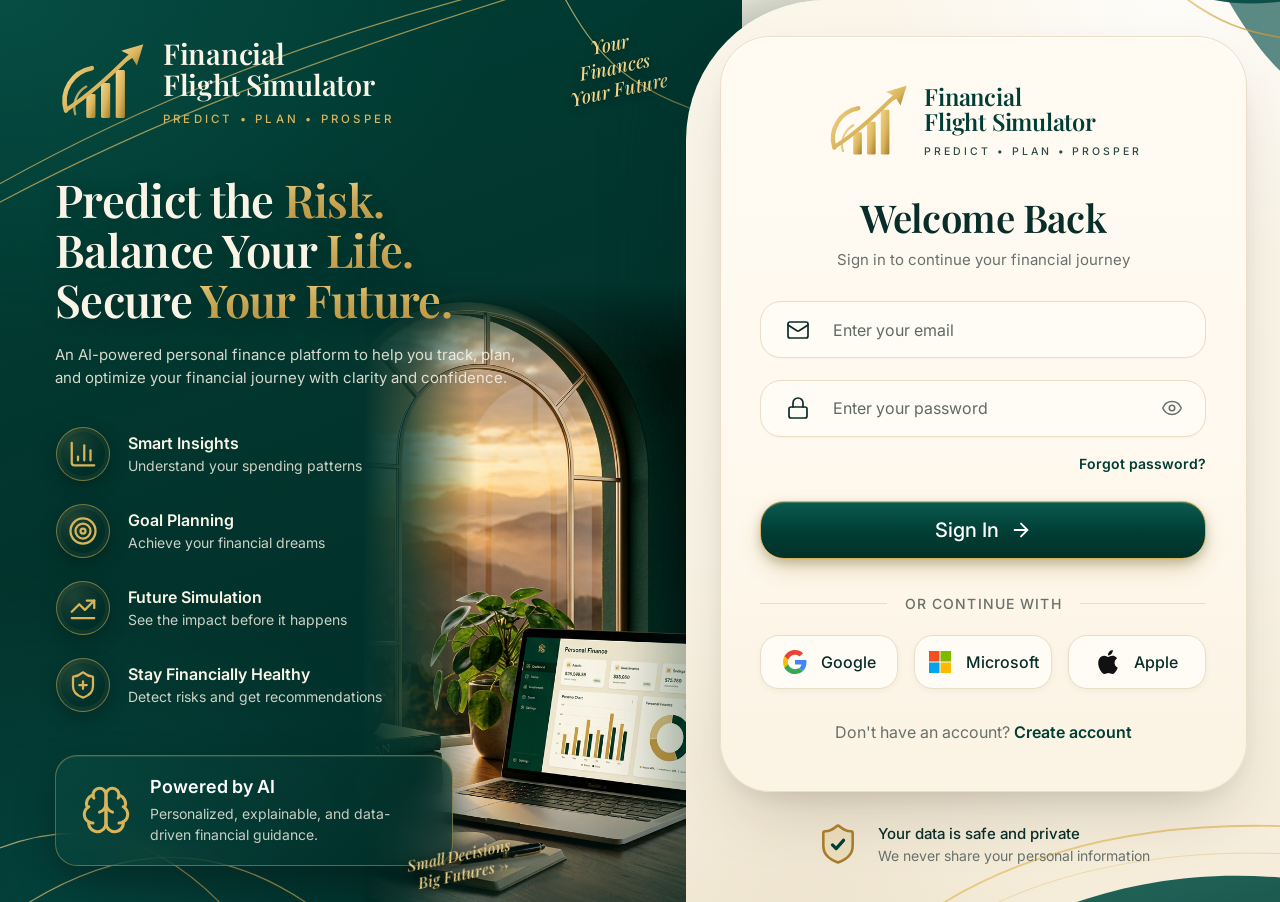
<file: login.html>
<!DOCTYPE html>
<html lang="en">
<head>
  <meta charset="UTF-8" />
  <meta name="viewport" content="width=device-width, initial-scale=1" />
  <meta name="theme-color" content="#003D34" />
  <title>Sign In — Financial Flight Simulator</title>
  <meta name="description" content="Sign in to Financial Flight Simulator, the AI-powered personal finance platform to predict risk, balance your life, and secure your future." />
  <link rel="preconnect" href="https://fonts.googleapis.com" />
  <link rel="preconnect" href="https://fonts.gstatic.com" crossorigin />
  <link href="https://fonts.googleapis.com/css2?family=Inter:wght@400;500;600;700&family=Playfair+Display:ital,wght@0,500;0,600;0,700;1,500&display=swap" rel="stylesheet" />
  <link rel="stylesheet" href="login.css" />
</head>
<body>
  <!-- Shared SVG definitions -->
  <svg class="svg-defs" aria-hidden="true" focusable="false">
    <defs>
      <linearGradient id="goldGrad" x1="0" y1="0" x2="1" y2="1">
        <stop offset="0" stop-color="#F3D58A" />
        <stop offset="0.55" stop-color="#D9B45B" />
        <stop offset="1" stop-color="#A77B2B" />
      </linearGradient>
      <linearGradient id="greenGrad" x1="0" y1="0" x2="1" y2="1">
        <stop offset="0" stop-color="#0B5A50" />
        <stop offset="1" stop-color="#003D34" />
      </linearGradient>
      <symbol id="logo-mark" viewBox="0 0 100 90">
        <path d="M12 76 A36 36 0 0 1 40 30" fill="none" stroke="url(#goldGrad)" stroke-width="5" stroke-linecap="round" />
        <path d="M22 80 A26 26 0 0 1 34 50" fill="none" stroke="url(#goldGrad)" stroke-width="2.5" stroke-linecap="round" opacity="0.8" />
        <rect x="34" y="58" width="10" height="26" rx="1.5" class="logo-bar" />
        <rect x="50" y="46" width="10" height="38" rx="1.5" class="logo-bar" />
        <rect x="66" y="32" width="10" height="52" rx="1.5" class="logo-bar" />
        <path d="M14 74 C 36 60, 56 42, 80 18" fill="none" stroke="url(#goldGrad)" stroke-width="4.5" stroke-linecap="round" />
        <path d="M96 4 L72 11 L80 15 L76 24 L84 19 L89 27 Z" fill="url(#goldGrad)" />
      </symbol>
    </defs>
  </svg>

  <div class="page">
    <!-- ============ LEFT: PROMOTIONAL PANEL ============ -->
    <section class="promo" aria-labelledby="promo-heading">
      <svg class="promo-curves" viewBox="0 0 900 1024" preserveAspectRatio="none" aria-hidden="true">
        <path d="M-40 230 C 160 120, 380 40, 640 -20" />
        <path d="M-40 250 C 170 140, 400 60, 680 -20" opacity="0.5" />
        <path d="M-20 1060 C 120 960, 260 930, 420 1060" />
        <path d="M-40 980 C 60 930, 180 920, 300 1060" opacity="0.5" />
        <path d="M680 -10 C 720 60, 760 110, 900 140" opacity="0.6" />
      </svg>

      <div class="promo-art" aria-hidden="true">
        <img src="assets/workspace.png" alt="" width="928" height="1152" />
      </div>

      <p class="promo-script promo-script--top" aria-hidden="true">Your<br />Finances<br />Your Future</p>
      <p class="promo-script promo-script--bottom" aria-hidden="true">Small Decisions<br />Big Futures &rarr;</p>

      <div class="promo-content">
        <header class="brand">
          <svg class="brand-mark" aria-hidden="true"><use href="#logo-mark" /></svg>
          <div class="brand-text">
            <span class="brand-name">Financial<br />Flight Simulator</span>
            <span class="brand-tagline">Predict &bull; Plan &bull; Prosper</span>
          </div>
        </header>

        <h1 id="promo-heading" class="headline">
          <span>Predict the <em>Risk.</em></span>
          <span>Balance Your <em>Life.</em></span>
          <span>Secure <em>Your Future.</em></span>
        </h1>

        <p class="lede">An AI-powered personal finance platform to help you track, plan, and optimize your financial journey with clarity and confidence.</p>

        <ul class="features">
          <li>
            <button type="button" class="feature" data-feature="insights" aria-haspopup="dialog">
            <span class="feature-icon" aria-hidden="true">
              <svg viewBox="0 0 24 24"><path d="M3 3v16a2 2 0 0 0 2 2h16" /><path d="M18 17V9" /><path d="M13 17V5" /><path d="M8 17v-3" /></svg>
            </span>
            <span class="feature-text">
              <strong>Smart Insights</strong>
              <span>Understand your spending patterns</span>
            </span>
              <svg class="feature-chevron" viewBox="0 0 24 24" aria-hidden="true"><path d="m9 18 6-6-6-6" /></svg>
            </button>
          </li>
          <li>
            <button type="button" class="feature" data-feature="goals" aria-haspopup="dialog">
            <span class="feature-icon" aria-hidden="true">
              <svg viewBox="0 0 24 24"><circle cx="12" cy="12" r="10" /><circle cx="12" cy="12" r="6" /><circle cx="12" cy="12" r="2" /></svg>
            </span>
            <span class="feature-text">
              <strong>Goal Planning</strong>
              <span>Achieve your financial dreams</span>
            </span>
              <svg class="feature-chevron" viewBox="0 0 24 24" aria-hidden="true"><path d="m9 18 6-6-6-6" /></svg>
            </button>
          </li>
          <li>
            <button type="button" class="feature" data-feature="simulation" aria-haspopup="dialog">
            <span class="feature-icon" aria-hidden="true">
              <svg viewBox="0 0 24 24"><path d="M3 20h18" /><polyline points="21 6 13.5 13.5 9 9 3 15" /><polyline points="15 6 21 6 21 12" /></svg>
            </span>
            <span class="feature-text">
              <strong>Future Simulation</strong>
              <span>See the impact before it happens</span>
            </span>
              <svg class="feature-chevron" viewBox="0 0 24 24" aria-hidden="true"><path d="m9 18 6-6-6-6" /></svg>
            </button>
          </li>
          <li>
            <button type="button" class="feature" data-feature="health" aria-haspopup="dialog">
            <span class="feature-icon" aria-hidden="true">
              <svg viewBox="0 0 24 24"><path d="M20 13c0 5-3.5 7.5-7.66 8.95a1 1 0 0 1-.67-.01C7.5 20.5 4 18 4 13V6a1 1 0 0 1 1-1c2 0 4.5-1.2 6.24-2.72a1.17 1.17 0 0 1 1.52 0C14.51 3.81 17 5 19 5a1 1 0 0 1 1 1z" /><path d="M9 12h6" /><path d="M12 9v6" /></svg>
            </span>
            <span class="feature-text">
              <strong>Stay Financially Healthy</strong>
              <span>Detect risks and get recommendations</span>
            </span>
              <svg class="feature-chevron" viewBox="0 0 24 24" aria-hidden="true"><path d="m9 18 6-6-6-6" /></svg>
            </button>
          </li>
        </ul>

        <aside class="ai-card">
          <span class="ai-icon" aria-hidden="true">
            <svg viewBox="0 0 24 24"><path d="M12 5a3 3 0 1 0-5.997.125 4 4 0 0 0-2.526 5.77 4 4 0 0 0 .556 6.588A4 4 0 1 0 12 18Z" /><path d="M12 5a3 3 0 1 1 5.997.125 4 4 0 0 1 2.526 5.77 4 4 0 0 1-.556 6.588A4 4 0 1 1 12 18Z" /><path d="M15 13a4.5 4.5 0 0 1-3-4 4.5 4.5 0 0 1-3 4" /><path d="M17.599 6.5a3 3 0 0 0 .399-1.375" /><path d="M6.003 5.125A3 3 0 0 0 6.401 6.5" /><path d="M3.477 10.896a4 4 0 0 1 .585-.396" /><path d="M19.938 10.5a4 4 0 0 1 .585.396" /><path d="M6 18a4 4 0 0 1-1.967-.516" /><path d="M19.967 17.484A4 4 0 0 1 18 18" /></svg>
          </span>
          <div>
            <h2>Powered by AI</h2>
            <p>Personalized, explainable, and data-driven financial guidance.</p>
          </div>
        </aside>
      </div>
    </section>

    <!-- ============ RIGHT: AUTH PANEL ============ -->
    <main class="auth">
      <svg class="auth-decor" viewBox="0 0 640 1024" preserveAspectRatio="xMidYMid slice" aria-hidden="true">
        <path class="leaf" d="M470 -20 C 540 30, 600 40, 680 20 L 680 -20 Z" />
        <path class="leaf leaf--light" d="M560 -20 C 600 60, 640 120, 700 140 L 700 -20 Z" />
        <path class="arc" d="M500 -10 C 560 50, 610 70, 700 70" />
        <path class="arc" d="M200 1060 C 300 960, 470 900, 700 920" />
        <path class="arc arc--soft" d="M240 1060 C 330 980, 490 930, 700 950" />
        <path class="leaf" d="M300 1060 C 400 990, 540 950, 700 980 L 700 1060 Z" />
      </svg>

      <div class="auth-inner">
        <div class="card">
          <div class="card-brand">
            <svg class="card-mark" aria-hidden="true"><use href="#logo-mark" /></svg>
            <div class="brand-text brand-text--dark">
              <span class="brand-name">Financial<br />Flight Simulator</span>
              <span class="brand-tagline">Predict &bull; Plan &bull; Prosper</span>
            </div>
          </div>

          <h2 class="card-title">Welcome Back</h2>
          <p class="card-subtitle">Sign in to continue your financial journey</p>

          <form id="login-form" class="form" novalidate>
            <div class="field">
              <label for="email" class="sr-only">Email address</label>
              <div class="input-wrap">
                <svg class="input-icon" viewBox="0 0 24 24" aria-hidden="true"><rect width="20" height="16" x="2" y="4" rx="2" /><path d="m22 7-8.97 5.7a1.94 1.94 0 0 1-2.06 0L2 7" /></svg>
                <input id="email" name="email" type="email" autocomplete="email" placeholder="Enter your email" required aria-describedby="email-error" />
              </div>
              <p class="field-error" id="email-error" role="alert"></p>
            </div>

            <div class="field">
              <label for="password" class="sr-only">Password</label>
              <div class="input-wrap">
                <svg class="input-icon" viewBox="0 0 24 24" aria-hidden="true"><rect width="18" height="11" x="3" y="11" rx="2" /><path d="M7 11V7a5 5 0 0 1 10 0v4" /></svg>
                <input id="password" name="password" type="password" autocomplete="current-password" placeholder="Enter your password" required minlength="8" aria-describedby="password-error" />
                <button type="button" class="toggle-password" aria-label="Show password" aria-pressed="false" aria-controls="password">
                  <svg class="icon-eye" viewBox="0 0 24 24" aria-hidden="true"><path d="M2.062 12.348a1 1 0 0 1 0-.696 10.75 10.75 0 0 1 19.876 0 1 1 0 0 1 0 .696 10.75 10.75 0 0 1-19.876 0" /><circle cx="12" cy="12" r="3" /></svg>
                  <svg class="icon-eye-off" viewBox="0 0 24 24" aria-hidden="true"><path d="M10.733 5.076a10.744 10.744 0 0 1 11.205 6.575 1 1 0 0 1 0 .696 10.747 10.747 0 0 1-1.444 2.49" /><path d="M14.084 14.158a3 3 0 0 1-4.242-4.242" /><path d="M17.479 17.499a10.75 10.75 0 0 1-15.417-5.151 1 1 0 0 1 0-.696 10.75 10.75 0 0 1 4.446-5.143" /><path d="m2 2 20 20" /></svg>
                </button>
              </div>
              <p class="field-error" id="password-error" role="alert"></p>
            </div>

            <div class="form-row">
              <button type="button" class="link-btn" data-open="forgot-dialog">Forgot password?</button>
            </div>

            <button type="submit" class="btn-primary" id="signin-btn">
              <span class="btn-label">Sign In</span>
              <svg class="btn-arrow" viewBox="0 0 24 24" aria-hidden="true"><path d="M5 12h14" /><path d="m12 5 7 7-7 7" /></svg>
              <span class="spinner" aria-hidden="true"></span>
            </button>

            <p class="form-status" id="form-status" role="status" aria-live="polite"></p>
          </form>

          <div class="divider" role="separator"><span>Or continue with</span></div>

          <div class="social">
            <button type="button" class="social-btn" data-provider="Google">
              <svg viewBox="0 0 48 48" aria-hidden="true"><path fill="#EA4335" d="M24 9.5c3.54 0 6.71 1.22 9.21 3.6l6.85-6.85C35.9 2.38 30.47 0 24 0 14.62 0 6.51 5.38 2.56 13.22l7.98 6.19C12.43 13.72 17.74 9.5 24 9.5z" /><path fill="#4285F4" d="M46.98 24.55c0-1.57-.15-3.09-.38-4.55H24v9.02h12.94c-.58 2.96-2.26 5.48-4.78 7.18l7.73 6c4.51-4.18 7.09-10.36 7.09-17.65z" /><path fill="#FBBC05" d="M10.53 28.59c-.48-1.45-.76-2.99-.76-4.59s.27-3.14.76-4.59l-7.98-6.19C.92 16.46 0 20.12 0 24c0 3.88.92 7.54 2.56 10.78l7.97-6.19z" /><path fill="#34A853" d="M24 48c6.48 0 11.93-2.13 15.89-5.81l-7.73-6c-2.15 1.45-4.92 2.3-8.16 2.3-6.26 0-11.57-4.22-13.47-9.91l-7.98 6.19C6.51 42.62 14.62 48 24 48z" /></svg>
              <span>Google</span>
            </button>
            <button type="button" class="social-btn" data-provider="Microsoft">
              <svg viewBox="0 0 24 24" aria-hidden="true"><rect x="1" y="1" width="10.5" height="10.5" fill="#F25022" /><rect x="12.5" y="1" width="10.5" height="10.5" fill="#7FBA00" /><rect x="1" y="12.5" width="10.5" height="10.5" fill="#00A4EF" /><rect x="12.5" y="12.5" width="10.5" height="10.5" fill="#FFB900" /></svg>
              <span>Microsoft</span>
            </button>
            <button type="button" class="social-btn" data-provider="Apple">
              <svg viewBox="0 0 24 24" aria-hidden="true"><path fill="#111" d="M12.152 6.896c-.948 0-2.415-1.078-3.96-1.04-2.04.027-3.91 1.183-4.961 3.014-2.117 3.675-.546 9.103 1.519 12.09 1.013 1.454 2.208 3.09 3.792 3.039 1.52-.065 2.09-.987 3.935-.987 1.831 0 2.35.987 3.96.948 1.637-.026 2.676-1.48 3.676-2.948 1.156-1.688 1.636-3.325 1.662-3.415-.039-.013-3.182-1.221-3.22-4.857-.026-3.04 2.48-4.494 2.597-4.559-1.429-2.09-3.623-2.324-4.39-2.376-2-.156-3.675 1.09-4.61 1.09zM15.53 3.83c.843-1.012 1.4-2.427 1.245-3.83-1.207.052-2.662.805-3.532 1.818-.78.896-1.454 2.338-1.273 3.714 1.338.104 2.715-.688 3.559-1.701" /></svg>
              <span>Apple</span>
            </button>
          </div>

          <p class="signup">Don&apos;t have an account? <button type="button" class="link-btn link-btn--strong" data-open="register-dialog">Create account</button></p>
        </div>

        <div class="privacy">
          <svg class="privacy-icon" viewBox="0 0 24 24" aria-hidden="true">
            <path class="privacy-shield" d="M20 13c0 5-3.5 7.5-7.66 8.95a1 1 0 0 1-.67-.01C7.5 20.5 4 18 4 13V6a1 1 0 0 1 1-1c2 0 4.5-1.2 6.24-2.72a1.17 1.17 0 0 1 1.52 0C14.51 3.81 17 5 19 5a1 1 0 0 1 1 1z" />
            <path class="privacy-check" d="M9 12.5l2 2 4-4.5" />
          </svg>
          <div>
            <p class="privacy-title">Your data is safe and private</p>
            <p class="privacy-text">We never share your personal information</p>
          </div>
        </div>
      </div>
    </main>
  </div>

  <!-- ============ DIALOGS ============ -->
  <dialog class="modal" id="forgot-dialog" aria-labelledby="forgot-title">
    <form class="modal-body" id="forgot-form" novalidate>
      <button type="button" class="modal-close" data-close aria-label="Close dialog">
        <svg viewBox="0 0 24 24" aria-hidden="true"><path d="M18 6 6 18" /><path d="m6 6 12 12" /></svg>
      </button>
      <h2 id="forgot-title" class="modal-title">Reset your password</h2>
      <p class="modal-text">Enter the email associated with your account and we&apos;ll send you a reset link.</p>
      <div class="field">
        <label for="forgot-email" class="modal-label">Email address</label>
        <div class="input-wrap">
          <svg class="input-icon" viewBox="0 0 24 24" aria-hidden="true"><rect width="20" height="16" x="2" y="4" rx="2" /><path d="m22 7-8.97 5.7a1.94 1.94 0 0 1-2.06 0L2 7" /></svg>
          <input id="forgot-email" type="email" autocomplete="email" placeholder="you@example.com" required aria-describedby="forgot-error" />
        </div>
        <p class="field-error" id="forgot-error" role="alert"></p>
      </div>
      <button type="submit" class="btn-primary btn-primary--sm">Send reset link</button>
      <p class="modal-note" role="status" aria-live="polite"></p>
    </form>
  </dialog>

  <dialog class="modal" id="register-dialog" aria-labelledby="register-title">
    <form class="modal-body" id="register-form" novalidate>
      <button type="button" class="modal-close" data-close aria-label="Close dialog">
        <svg viewBox="0 0 24 24" aria-hidden="true"><path d="M18 6 6 18" /><path d="m6 6 12 12" /></svg>
      </button>
      <h2 id="register-title" class="modal-title">Create your account</h2>
      <p class="modal-text">Start simulating your financial future in minutes.</p>
      <div class="field">
        <label for="reg-name" class="modal-label">Full name</label>
        <div class="input-wrap">
          <svg class="input-icon" viewBox="0 0 24 24" aria-hidden="true"><path d="M19 21v-2a4 4 0 0 0-4-4H9a4 4 0 0 0-4 4v2" /><circle cx="12" cy="7" r="4" /></svg>
          <input id="reg-name" type="text" autocomplete="name" placeholder="Your full name" required aria-describedby="reg-name-error" />
        </div>
        <p class="field-error" id="reg-name-error" role="alert"></p>
      </div>
      <div class="field">
        <label for="reg-email" class="modal-label">Email address</label>
        <div class="input-wrap">
          <svg class="input-icon" viewBox="0 0 24 24" aria-hidden="true"><rect width="20" height="16" x="2" y="4" rx="2" /><path d="m22 7-8.97 5.7a1.94 1.94 0 0 1-2.06 0L2 7" /></svg>
          <input id="reg-email" type="email" autocomplete="email" placeholder="you@example.com" required aria-describedby="reg-email-error" />
        </div>
        <p class="field-error" id="reg-email-error" role="alert"></p>
      </div>
      <div class="field">
        <label for="reg-password" class="modal-label">Password</label>
        <div class="input-wrap">
          <svg class="input-icon" viewBox="0 0 24 24" aria-hidden="true"><rect width="18" height="11" x="3" y="11" rx="2" /><path d="M7 11V7a5 5 0 0 1 10 0v4" /></svg>
          <input id="reg-password" type="password" autocomplete="new-password" placeholder="At least 8 characters" required minlength="8" aria-describedby="reg-password-error" />
        </div>
        <p class="field-error" id="reg-password-error" role="alert"></p>
      </div>
      <button type="submit" class="btn-primary btn-primary--sm">Create account</button>
      <p class="modal-note" role="status" aria-live="polite"></p>
    </form>
  </dialog>

  <dialog class="modal" id="social-dialog" aria-labelledby="social-title">
    <div class="modal-body">
      <button type="button" class="modal-close" data-close aria-label="Close dialog">
        <svg viewBox="0 0 24 24" aria-hidden="true"><path d="M18 6 6 18" /><path d="m6 6 12 12" /></svg>
      </button>
      <h2 id="social-title" class="modal-title">Continue with <span data-provider-name>Google</span></h2>
      <p class="modal-text"><span data-provider-name>Google</span> sign-in isn&apos;t connected yet. Once an OAuth provider is configured on the server, this button will redirect you to <span data-provider-name>Google</span> to authorize your account.</p>
      <button type="button" class="btn-primary btn-primary--sm" data-close>Got it</button>
    </div>
  </dialog>

  <dialog class="modal modal--feature" id="feature-dialog" aria-labelledby="feature-title">
    <div class="modal-body">
      <button type="button" class="modal-close" data-close aria-label="Close dialog">
        <svg viewBox="0 0 24 24" aria-hidden="true"><path d="M18 6 6 18" /><path d="m6 6 12 12" /></svg>
      </button>
      <p class="modal-eyebrow">Feature preview</p>
      <h2 id="feature-title" class="modal-title" data-feature-title>Smart Insights</h2>
      <p class="modal-text" data-feature-text></p>
      <div class="feature-stat">
        <span class="feature-stat-value" data-feature-stat></span>
        <span class="feature-stat-label" data-feature-stat-label></span>
      </div>
      <ul class="feature-points" data-feature-points></ul>
      <button type="button" class="btn-primary btn-primary--sm" data-close>Sign in to explore</button>
    </div>
  </dialog>

  <script src="login.js" defer></script>
</body>
</html>
</file>
<file: login.css>
/* =========================================================
   Financial Flight Simulator — Login
   ========================================================= */

:root {
  --deep-emerald: #003D34;
  --deep-teal: #064E49;
  --dark-green: #012B26;
  --warm-ivory: #FAF4E7;
  --cream: #FFF9EF;
  --champagne-gold: #D9B45B;
  --bright-gold: #F3D58A;
  --gold-dark: #A77B2B;
  --text-dark: #092D29;
  --text-muted: #68716B;
  --border-cream: #E9DFC9;
  --danger: #B3402F;

  --font-serif: "Playfair Display", Georgia, "Times New Roman", serif;
  --font-sans: "Inter", system-ui, -apple-system, "Segoe UI", Roboto, sans-serif;

  --ease: cubic-bezier(0.2, 0.7, 0.2, 1);
}

*,
*::before,
*::after {
  box-sizing: border-box;
}

html {
  -webkit-text-size-adjust: 100%;
}

body {
  margin: 0;
  font-family: var(--font-sans);
  color: var(--text-dark);
  background: var(--warm-ivory);
  -webkit-font-smoothing: antialiased;
  overflow-x: hidden;
}

img,
svg {
  display: block;
}

button,
input {
  font: inherit;
  color: inherit;
}

h1, h2, p, ul {
  margin: 0;
}

.sr-only {
  position: absolute;
  width: 1px;
  height: 1px;
  padding: 0;
  margin: -1px;
  overflow: hidden;
  clip: rect(0, 0, 0, 0);
  white-space: nowrap;
  border: 0;
}

.svg-defs {
  position: absolute;
  width: 0;
  height: 0;
  overflow: hidden;
}

.logo-bar {
  fill: url(#goldGrad);
}

/* ---------------- Page grid ---------------- */

.page {
  display: grid;
  grid-template-columns: 58fr 42fr;
  min-height: 100vh;
  min-height: 100dvh;
}

/* =========================================================
   LEFT PANEL
   ========================================================= */

.promo {
  position: relative;
  overflow: hidden;
  isolation: isolate;
  color: var(--warm-ivory);
  background:
    radial-gradient(120% 70% at 0% 0%, rgba(11, 90, 80, 0.55) 0%, transparent 55%),
    radial-gradient(90% 60% at 10% 100%, rgba(6, 78, 73, 0.6) 0%, transparent 60%),
    linear-gradient(160deg, var(--deep-emerald) 0%, #02332C 55%, var(--dark-green) 100%);
  padding: clamp(32px, 4.2vh, 44px) clamp(40px, 4.3vw, 66px) clamp(28px, 4vh, 72px);
}

.promo-curves {
  position: absolute;
  inset: 0;
  width: 100%;
  height: 100%;
  z-index: 0;
  pointer-events: none;
}

.promo-curves path {
  fill: none;
  stroke: url(#goldGrad);
  stroke-width: 1.4;
  opacity: 0.7;
}

/* Workspace illustration */
.promo-art {
  position: absolute;
  z-index: 1;
  top: 31%;
  bottom: 0;
  left: 49%;
  right: 48px;
  overflow: hidden;
  pointer-events: none;
}

.promo-art img {
  width: 100%;
  height: 100%;
  object-fit: cover;
  object-position: 72% bottom;
}

.promo-art::before,
.promo-art::after {
  content: "";
  position: absolute;
  pointer-events: none;
}

.promo-art::before {
  inset: 0 auto 0 0;
  width: 34%;
  background: linear-gradient(90deg, #02342D 0%, rgba(2, 52, 45, 0.78) 40%, rgba(2, 52, 45, 0) 100%);
}

.promo-art::after {
  inset: 0;
  background:
    linear-gradient(180deg, #02362F 0%, rgba(2, 54, 47, 0) 14%),
    linear-gradient(0deg, rgba(1, 43, 38, 0.55) 0%, rgba(1, 43, 38, 0) 18%);
}

/* Handwritten-style captions */
.promo-script {
  position: absolute;
  z-index: 2;
  font-family: var(--font-serif);
  font-style: italic;
  font-weight: 500;
  color: var(--bright-gold);
  line-height: 1.25;
  transform: rotate(-12deg);
  pointer-events: none;
  text-shadow: 0 2px 10px rgba(0, 0, 0, 0.35);
}

.promo-script--top {
  top: 3.5%;
  right: calc(56px + 3%);
  font-size: clamp(16px, 1.45vw, 22px);
  text-align: center;
}

.promo-script--bottom {
  z-index: 4;
  bottom: 2%;
  left: 55%;
  font-size: clamp(14px, 1.2vw, 18px);
  text-align: center;
  color: var(--bright-gold);
  text-shadow: 0 2px 8px rgba(1, 25, 22, 0.9), 0 0 18px rgba(1, 25, 22, 0.7);
}

.promo-content {
  position: relative;
  z-index: 3;
  display: flex;
  flex-direction: column;
  max-width: 560px;
  min-height: 100%;
}

/* Brand */
.brand {
  display: flex;
  align-items: center;
  gap: 16px;
}

.brand-mark {
  width: 92px;
  height: 84px;
  flex-shrink: 0;
}

.brand-text {
  display: flex;
  flex-direction: column;
}

.brand-name {
  font-family: var(--font-serif);
  font-weight: 600;
  font-size: clamp(26px, 2.25vw, 34px);
  line-height: 1.08;
  letter-spacing: -0.01em;
  color: var(--warm-ivory);
}

.brand-tagline {
  margin-top: 12px;
  font-size: 11.5px;
  font-weight: 500;
  letter-spacing: 0.28em;
  text-transform: uppercase;
  color: var(--champagne-gold);
}

/* Headline */
.headline {
  display: flex;
  flex-direction: column;
  margin-top: clamp(28px, 5.4vh, 52px);
  font-family: var(--font-serif);
  font-weight: 600;
  font-size: clamp(36px, 3.55vw, 56px);
  line-height: 1.1;
  letter-spacing: -0.015em;
  color: var(--warm-ivory);
  text-shadow: 0 2px 18px rgba(0, 0, 0, 0.25);
}

.headline em {
  font-style: normal;
  background: linear-gradient(180deg, var(--bright-gold) 0%, var(--champagne-gold) 60%, #C99A3E 100%);
  -webkit-background-clip: text;
  background-clip: text;
  color: transparent;
}

.lede {
  margin-top: clamp(16px, 2.2vh, 22px);
  max-width: 460px;
  font-size: clamp(15px, 1.12vw, 17px);
  line-height: 1.5;
  color: rgba(250, 244, 231, 0.86);
}

/* Features */
.features {
  list-style: none;
  padding: 0;
  margin-top: clamp(24px, 3.4vh, 36px);
  display: flex;
  flex-direction: column;
  gap: clamp(6px, 1vh, 10px);
  margin-left: -12px;
  max-width: 440px;
}

.feature {
  position: relative;
  display: flex;
  align-items: center;
  gap: 18px;
  width: 100%;
  padding: 6px 14px 6px 12px;
  border: 1px solid transparent;
  border-radius: 999px;
  background: transparent;
  text-align: left;
  color: inherit;
  cursor: pointer;
  transition: background-color 0.3s var(--ease), border-color 0.3s var(--ease), transform 0.3s var(--ease);
}

.feature:hover {
  background: linear-gradient(90deg, rgba(217, 180, 91, 0.12), rgba(217, 180, 91, 0) 85%);
  border-color: rgba(217, 180, 91, 0.18);
  transform: translateX(4px);
}

.feature:focus-visible {
  outline: 2px solid var(--bright-gold);
  outline-offset: 2px;
}

.feature-icon {
  transition: background 0.3s var(--ease), border-color 0.3s var(--ease), box-shadow 0.3s var(--ease);
}

.feature:hover .feature-icon {
  border-color: var(--bright-gold);
  box-shadow: inset 0 0 0 4px rgba(217, 180, 91, 0.12), 0 0 0 4px rgba(217, 180, 91, 0.08), 0 8px 22px rgba(0, 0, 0, 0.3);
}

.feature-icon svg {
  transition: transform 0.35s var(--ease), stroke 0.3s var(--ease);
}

.feature:hover .feature-icon svg {
  transform: scale(1.08);
  stroke: var(--bright-gold);
}

.feature-chevron {
  width: 18px;
  height: 18px;
  margin-left: auto;
  flex-shrink: 0;
  fill: none;
  stroke: var(--champagne-gold);
  stroke-width: 2;
  stroke-linecap: round;
  stroke-linejoin: round;
  opacity: 0;
  transform: translateX(-6px);
  transition: opacity 0.3s var(--ease), transform 0.3s var(--ease);
}

.feature:hover .feature-chevron,
.feature:focus-visible .feature-chevron {
  opacity: 1;
  transform: none;
}

.feature-icon {
  display: grid;
  place-items: center;
  flex-shrink: 0;
  width: clamp(54px, 4.2vw, 64px);
  height: clamp(54px, 4.2vw, 64px);
  border-radius: 50%;
  border: 1px solid rgba(217, 180, 91, 0.55);
  background:
    radial-gradient(circle at 30% 25%, rgba(243, 213, 138, 0.12), transparent 60%),
    rgba(1, 43, 38, 0.55);
  box-shadow: inset 0 0 0 4px rgba(217, 180, 91, 0.06), 0 6px 18px rgba(0, 0, 0, 0.25);
}

.feature-icon svg {
  width: 30px;
  height: 30px;
  fill: none;
  stroke: var(--champagne-gold);
  stroke-width: 1.8;
  stroke-linecap: round;
  stroke-linejoin: round;
}

.feature-text {
  display: flex;
  flex-direction: column;
  gap: 4px;
}

.feature-text strong {
  font-size: clamp(16px, 1.15vw, 18px);
  font-weight: 600;
  color: var(--warm-ivory);
}

.feature-text span {
  font-size: 14px;
  color: rgba(250, 244, 231, 0.82);
}

/* AI card */
.features {
  margin-bottom: clamp(28px, 4vh, 48px);
}

.ai-card {
  display: flex;
  align-items: center;
  gap: 18px;
  width: min(100%, 398px);
  margin-top: auto;
  padding: 20px 24px;
  border-radius: 22px;
  border: 1px solid rgba(217, 180, 91, 0.42);
  background: linear-gradient(135deg, rgba(10, 75, 66, 0.55), rgba(1, 43, 38, 0.6));
  -webkit-backdrop-filter: blur(12px);
  backdrop-filter: blur(12px);
  box-shadow: 0 18px 40px rgba(0, 0, 0, 0.3), inset 0 1px 0 rgba(243, 213, 138, 0.12);
}

.ai-icon svg {
  width: 52px;
  height: 52px;
  fill: none;
  stroke: var(--champagne-gold);
  stroke-width: 1.4;
  stroke-linecap: round;
  stroke-linejoin: round;
}

.ai-card h2 {
  font-size: 18px;
  font-weight: 600;
  color: #fff;
}

.ai-card p {
  margin-top: 6px;
  font-size: 14px;
  line-height: 1.5;
  color: rgba(250, 244, 231, 0.8);
}

/* =========================================================
   RIGHT PANEL
   ========================================================= */

.auth {
  position: relative;
  z-index: 2;
  margin-left: -56px;
  overflow: hidden;
  display: flex;
  align-items: center;
  justify-content: center;
  padding: clamp(24px, 3.2vh, 32px) clamp(24px, 2.6vw, 40px);
  border-top-left-radius: 140px;
  background:
    radial-gradient(80% 50% at 80% 0%, rgba(255, 255, 255, 0.7), transparent 60%),
    radial-gradient(70% 50% at 20% 100%, rgba(233, 223, 201, 0.55), transparent 65%),
    linear-gradient(180deg, #FBF6EA 0%, var(--warm-ivory) 60%, #F5ECD9 100%);
  box-shadow: -24px 0 60px rgba(1, 43, 38, 0.35);
}

.auth-decor {
  position: absolute;
  inset: 0;
  width: 100%;
  height: 100%;
  pointer-events: none;
  z-index: 0;
}

.auth-decor .leaf {
  fill: url(#greenGrad);
  opacity: 0.9;
}

.auth-decor .leaf--light {
  fill: var(--deep-teal);
  opacity: 0.65;
}

.auth-decor .arc {
  fill: none;
  stroke: url(#goldGrad);
  stroke-width: 2;
  opacity: 0.8;
}

.auth-decor .arc--soft {
  stroke-width: 1;
  opacity: 0.5;
}

.auth-inner {
  position: relative;
  z-index: 1;
  width: 100%;
  max-width: 588px;
  display: flex;
  flex-direction: column;
  align-items: center;
  gap: clamp(20px, 3.4vh, 36px);
}

/* Card */
.card {
  width: 100%;
  padding: clamp(32px, 5vh, 50px) clamp(24px, 3.1vw, 48px) clamp(32px, 5.2vh, 52px);
  border-radius: 50px;
  background: linear-gradient(180deg, #FFFBF3 0%, var(--cream) 50%, #FBF3E3 100%);
  border: 1px solid rgba(233, 223, 201, 0.95);
  box-shadow:
    0 1px 0 rgba(255, 255, 255, 0.9) inset,
    0 30px 70px -20px rgba(54, 44, 20, 0.22),
    0 12px 28px -12px rgba(54, 44, 20, 0.12);
  animation: rise-in 0.7s var(--ease) both;
}

.privacy {
  animation: rise-in 0.7s 0.15s var(--ease) both;
}

.promo-content > * {
  animation: rise-in 0.7s var(--ease) both;
}

.promo-content > :nth-child(2) { animation-delay: 0.06s; }
.promo-content > :nth-child(3) { animation-delay: 0.12s; }
.promo-content > :nth-child(4) { animation-delay: 0.18s; }
.promo-content > :nth-child(5) { animation-delay: 0.24s; }

@keyframes rise-in {
  from { opacity: 0; transform: translateY(14px); }
  to { opacity: 1; transform: none; }
}

.input-wrap:focus-within .input-icon {
  stroke: var(--deep-emerald);
}

.input-icon {
  transition: stroke 0.2s var(--ease);
}

.social-btn svg {
  transition: transform 0.25s var(--ease);
}

.social-btn:hover svg {
  transform: scale(1.1);
}

.card-brand {
  display: flex;
  align-items: center;
  justify-content: center;
  gap: 14px;
}

.card-mark {
  width: 86px;
  height: 78px;
  flex-shrink: 0;
}

.brand-text--dark .brand-name {
  font-size: clamp(22px, 1.85vw, 29px);
  color: var(--deep-emerald);
}

.brand-text--dark .brand-tagline {
  margin-top: 10px;
  font-size: 10.5px;
  color: var(--text-dark);
  opacity: 0.85;
}

.card-title {
  margin-top: clamp(24px, 4vh, 44px);
  text-align: center;
  font-family: var(--font-serif);
  font-weight: 600;
  font-size: clamp(34px, 3vw, 46px);
  line-height: 1.1;
  letter-spacing: -0.015em;
  color: var(--text-dark);
}

.card-subtitle {
  margin-top: 12px;
  text-align: center;
  font-size: clamp(15px, 1.12vw, 17px);
  color: var(--text-muted);
}

/* Form */
.form {
  margin-top: clamp(24px, 3.6vh, 38px);
  display: flex;
  flex-direction: column;
}

.field + .field {
  margin-top: 4px;
}

.input-wrap {
  position: relative;
  display: flex;
  align-items: center;
}

.input-icon {
  position: absolute;
  left: 26px;
  width: 24px;
  height: 24px;
  fill: none;
  stroke: var(--text-dark);
  stroke-width: 1.7;
  stroke-linecap: round;
  stroke-linejoin: round;
  pointer-events: none;
}

.input-wrap input {
  width: 100%;
  height: clamp(56px, 6.3vh, 65px);
  padding: 0 60px 0 72px;
  font-size: 16px;
  color: var(--text-dark);
  background: #FFFCF6;
  border: 1px solid var(--border-cream);
  border-radius: 21px;
  outline: none;
  transition: border-color 0.2s var(--ease), box-shadow 0.2s var(--ease), background-color 0.2s var(--ease);
  box-shadow: 0 1px 2px rgba(54, 44, 20, 0.04);
}

.input-wrap input::placeholder {
  color: #5F6A64;
}

.input-wrap input:hover {
  border-color: #DCCFB2;
}

.input-wrap input:focus {
  border-color: var(--deep-emerald);
  background: #fff;
  box-shadow: 0 0 0 4px rgba(0, 61, 52, 0.12);
}

.input-wrap input[aria-invalid="true"] {
  border-color: var(--danger);
  box-shadow: 0 0 0 4px rgba(179, 64, 47, 0.1);
}

.toggle-password {
  position: absolute;
  right: 14px;
  display: grid;
  place-items: center;
  width: 40px;
  height: 40px;
  padding: 0;
  border: 0;
  border-radius: 12px;
  background: transparent;
  cursor: pointer;
  transition: background-color 0.2s var(--ease);
}

.toggle-password:hover {
  background: rgba(0, 61, 52, 0.06);
}

.toggle-password:focus-visible {
  outline: 2px solid var(--deep-emerald);
  outline-offset: 2px;
}

.toggle-password svg {
  width: 22px;
  height: 22px;
  fill: none;
  stroke: var(--text-muted);
  stroke-width: 1.7;
  stroke-linecap: round;
  stroke-linejoin: round;
}

.toggle-password .icon-eye-off,
.toggle-password[aria-pressed="true"] .icon-eye {
  display: none;
}

.toggle-password[aria-pressed="true"] .icon-eye-off {
  display: block;
}

.field-error {
  min-height: 18px;
  padding: 4px 8px 0;
  font-size: 13px;
  line-height: 1.2;
  color: var(--danger);
}

.form-row {
  display: flex;
  justify-content: flex-end;
  margin-top: -2px;
}

.link-btn {
  padding: 2px 0;
  border: 0;
  background: none;
  font-size: 14px;
  font-weight: 600;
  color: var(--deep-emerald);
  cursor: pointer;
  border-radius: 4px;
  text-underline-offset: 3px;
}

.link-btn:hover {
  text-decoration: underline;
}

.link-btn:focus-visible {
  outline: 2px solid var(--deep-emerald);
  outline-offset: 3px;
}

.link-btn--strong {
  font-size: inherit;
  font-weight: 600;
}

/* Primary button */
.btn-primary {
  position: relative;
  display: flex;
  align-items: center;
  justify-content: center;
  gap: 10px;
  width: 100%;
  height: clamp(58px, 6.4vh, 66px);
  margin-top: clamp(20px, 3vh, 30px);
  padding: 0 24px;
  border: 1.5px solid var(--champagne-gold);
  border-radius: 24px;
  background: linear-gradient(180deg, #0B5A50 0%, var(--deep-emerald) 55%, #023129 100%);
  color: #fff;
  font-size: 20px;
  font-weight: 500;
  letter-spacing: 0.005em;
  cursor: pointer;
  box-shadow:
    inset 0 1px 0 rgba(243, 213, 138, 0.25),
    0 10px 24px -6px rgba(167, 123, 43, 0.45),
    0 4px 10px rgba(0, 61, 52, 0.2);
  transition: transform 0.15s var(--ease), filter 0.2s var(--ease), box-shadow 0.2s var(--ease);
}

.btn-primary {
  overflow: hidden;
  isolation: isolate;
}

.btn-primary::after {
  content: "";
  position: absolute;
  inset: 0;
  z-index: -1;
  background: linear-gradient(110deg, transparent 30%, rgba(243, 213, 138, 0.28) 50%, transparent 70%);
  transform: translateX(-120%);
  transition: transform 0.8s var(--ease);
  pointer-events: none;
}

.btn-primary:hover::after {
  transform: translateX(120%);
}

.btn-primary:hover {
  filter: brightness(1.12);
  transform: translateY(-1px);
  box-shadow:
    inset 0 1px 0 rgba(243, 213, 138, 0.3),
    0 14px 30px -6px rgba(167, 123, 43, 0.55),
    0 4px 10px rgba(0, 61, 52, 0.22);
}

.btn-primary:active {
  transform: translateY(1px) scale(0.99);
}

.btn-primary:focus-visible {
  outline: 3px solid var(--bright-gold);
  outline-offset: 3px;
}

.btn-arrow {
  width: 22px;
  height: 22px;
  fill: none;
  stroke: currentColor;
  stroke-width: 2;
  stroke-linecap: round;
  stroke-linejoin: round;
  transition: transform 0.25s var(--ease);
}

.btn-primary:hover .btn-arrow {
  transform: translateX(4px);
}

.spinner {
  display: none;
  width: 22px;
  height: 22px;
  border: 2.5px solid rgba(255, 255, 255, 0.35);
  border-top-color: #fff;
  border-radius: 50%;
  animation: spin 0.8s linear infinite;
}

.btn-primary.is-loading {
  cursor: progress;
  filter: none;
}

.btn-primary.is-loading .btn-arrow {
  display: none;
}

.btn-primary.is-loading .spinner {
  display: inline-block;
}

@keyframes spin {
  to { transform: rotate(360deg); }
}

.form-status {
  min-height: 0;
  margin-top: 0;
  font-size: 14px;
  line-height: 1.45;
  text-align: center;
  color: var(--text-muted);
}

.form-status:not(:empty) {
  margin-top: 14px;
  padding: 12px 14px;
  border-radius: 14px;
  background: rgba(217, 180, 91, 0.14);
  border: 1px solid rgba(217, 180, 91, 0.4);
  color: var(--text-dark);
}

/* Divider */
.divider {
  display: flex;
  align-items: center;
  gap: 18px;
  margin-top: clamp(26px, 4vh, 40px);
  font-size: 14px;
  font-weight: 500;
  letter-spacing: 0.08em;
  text-transform: uppercase;
  color: var(--text-muted);
}

.divider::before,
.divider::after {
  content: "";
  flex: 1;
  height: 1px;
  background: var(--border-cream);
}

/* Social */
.social {
  display: grid;
  grid-template-columns: repeat(3, 1fr);
  gap: 16px;
  margin-top: clamp(18px, 2.6vh, 28px);
}

.social-btn {
  display: flex;
  align-items: center;
  justify-content: center;
  gap: 14px;
  height: clamp(54px, 6vh, 62px);
  padding: 0 12px;
  border: 1px solid var(--border-cream);
  border-radius: 19px;
  background: #FFFCF6;
  font-size: 16px;
  font-weight: 500;
  color: var(--text-dark);
  cursor: pointer;
  box-shadow: 0 2px 6px rgba(54, 44, 20, 0.05);
  transition: border-color 0.2s var(--ease), transform 0.15s var(--ease), box-shadow 0.2s var(--ease), background-color 0.2s var(--ease);
}

.social-btn svg {
  width: 24px;
  height: 24px;
  flex-shrink: 0;
}

.social-btn:hover {
  background: #fff;
  border-color: rgba(217, 180, 91, 0.7);
  box-shadow: 0 8px 18px -8px rgba(54, 44, 20, 0.2);
  transform: translateY(-1px);
}

.social-btn:active {
  transform: translateY(0);
}

.social-btn:focus-visible {
  outline: 2px solid var(--deep-emerald);
  outline-offset: 2px;
}

.signup {
  margin-top: clamp(22px, 3.4vh, 34px);
  text-align: center;
  font-size: 16px;
  color: var(--text-muted);
}

.signup .link-btn {
  font-size: 16px;
}

/* Privacy */
.privacy {
  display: flex;
  align-items: center;
  gap: 18px;
}

.privacy-icon {
  width: 44px;
  height: 44px;
  flex-shrink: 0;
}

.privacy-shield {
  fill: rgba(217, 180, 91, 0.18);
  stroke: var(--gold-dark);
  stroke-width: 1.4;
  stroke-linejoin: round;
}

.privacy-check {
  fill: none;
  stroke: var(--deep-emerald);
  stroke-width: 1.8;
  stroke-linecap: round;
  stroke-linejoin: round;
}

.privacy-title {
  font-size: 15px;
  font-weight: 500;
  color: var(--text-dark);
}

.privacy-text {
  margin-top: 4px;
  font-size: 14px;
  color: var(--text-muted);
}

/* =========================================================
   MODALS
   ========================================================= */

.modal {
  width: min(92vw, 460px);
  padding: 0;
  border: 1px solid var(--border-cream);
  border-radius: 32px;
  background: var(--cream);
  color: var(--text-dark);
  box-shadow: 0 40px 90px -20px rgba(1, 43, 38, 0.5);
}

.modal::backdrop {
  background: rgba(1, 43, 38, 0.55);
  -webkit-backdrop-filter: blur(4px);
  backdrop-filter: blur(4px);
}

.modal[open] {
  animation: modal-in 0.25s var(--ease);
}

@keyframes modal-in {
  from { opacity: 0; transform: translateY(12px) scale(0.98); }
  to { opacity: 1; transform: none; }
}

.modal-body {
  position: relative;
  display: flex;
  flex-direction: column;
  padding: 36px 32px 30px;
}

.modal-close {
  position: absolute;
  top: 18px;
  right: 18px;
  display: grid;
  place-items: center;
  width: 38px;
  height: 38px;
  padding: 0;
  border: 1px solid var(--border-cream);
  border-radius: 12px;
  background: #FFFCF6;
  cursor: pointer;
}

.modal-close:hover {
  background: #fff;
}

.modal-close:focus-visible {
  outline: 2px solid var(--deep-emerald);
  outline-offset: 2px;
}

.modal-close svg {
  width: 18px;
  height: 18px;
  fill: none;
  stroke: var(--text-dark);
  stroke-width: 2;
  stroke-linecap: round;
}

.modal-title {
  padding-right: 40px;
  font-family: var(--font-serif);
  font-size: 28px;
  font-weight: 600;
  line-height: 1.15;
}

.modal-text {
  margin-top: 10px;
  margin-bottom: 20px;
  font-size: 15px;
  line-height: 1.55;
  color: var(--text-muted);
}

.modal-label {
  display: block;
  margin-bottom: 8px;
  font-size: 14px;
  font-weight: 500;
}

.modal .input-wrap input {
  height: 56px;
  padding-left: 60px;
  padding-right: 18px;
  border-radius: 18px;
}

.modal .input-icon {
  left: 20px;
  width: 22px;
  height: 22px;
}

.btn-primary--sm {
  height: 56px;
  margin-top: 8px;
  font-size: 17px;
  border-radius: 20px;
}

.modal-note {
  font-size: 14px;
  line-height: 1.5;
  text-align: center;
  color: var(--text-dark);
}

.modal-note:not(:empty) {
  margin-top: 16px;
  padding: 12px 14px;
  border-radius: 14px;
  background: rgba(217, 180, 91, 0.14);
  border: 1px solid rgba(217, 180, 91, 0.4);
}

.modal-eyebrow {
  margin-bottom: 8px;
  font-size: 12px;
  font-weight: 600;
  letter-spacing: 0.2em;
  text-transform: uppercase;
  color: var(--gold-dark);
}

.feature-stat {
  display: flex;
  align-items: baseline;
  gap: 12px;
  padding: 16px 20px;
  border-radius: 20px;
  background: linear-gradient(135deg, var(--deep-emerald), var(--deep-teal));
  color: var(--warm-ivory);
}

.feature-stat-value {
  font-family: var(--font-serif);
  font-size: 32px;
  font-weight: 600;
  color: var(--bright-gold);
}

.feature-stat-label {
  font-size: 14px;
  color: rgba(250, 244, 231, 0.85);
}

.feature-points {
  list-style: none;
  padding: 0;
  margin: 18px 0 14px;
  display: flex;
  flex-direction: column;
  gap: 10px;
}

.feature-points li {
  position: relative;
  padding-left: 26px;
  font-size: 15px;
  line-height: 1.45;
}

.feature-points li::before {
  content: "";
  position: absolute;
  left: 2px;
  top: 6px;
  width: 10px;
  height: 10px;
  border-radius: 50%;
  background: var(--champagne-gold);
  box-shadow: 0 0 0 3px rgba(217, 180, 91, 0.22);
}

/* =========================================================
   RESPONSIVE
   ========================================================= */

@media (max-width: 1279px) {
  .page {
    grid-template-columns: 54fr 46fr;
  }

  .promo-art {
    left: 50%;
    top: 34%;
  }

  .promo-content {
    max-width: 480px;
  }

  .feature-text span {
    font-size: 13px;
  }

  .promo-script--bottom {
    display: none;
  }

  .auth {
    margin-left: -40px;
    border-top-left-radius: 100px;
  }

  .social-btn {
    gap: 10px;
    font-size: 15px;
  }
}

@media (max-width: 1023px) {
  .page {
    grid-template-columns: 1fr;
  }

  .promo {
    padding: 40px 40px 56px;
  }

  .promo-art,
  .promo-script {
    display: none;
  }

  .promo-content {
    max-width: none;
  }

  .features {
    display: grid;
    grid-template-columns: repeat(2, minmax(0, 1fr));
    gap: 12px 20px;
    max-width: none;
  }

  .feature {
    border-radius: 24px;
  }

  .feature:hover {
    transform: none;
  }

  .ai-card {
    margin-top: 32px;
  }

  .auth {
    margin-left: 0;
    margin-top: -40px;
    border-top-left-radius: 40px;
    border-top-right-radius: 40px;
    padding: 48px 24px 40px;
    box-shadow: 0 -20px 50px rgba(1, 43, 38, 0.3);
  }
}

@media (max-width: 767px) {
  .promo {
    display: none;
  }

  .auth {
    margin-top: 0;
    border-radius: 0;
    min-height: 100vh;
    min-height: 100dvh;
    padding: 24px 16px 32px;
    box-shadow: none;
  }

  .card {
    border-radius: 32px;
    padding: 32px 20px 30px;
  }

  .card-mark {
    width: 64px;
    height: 58px;
  }

  .brand-text--dark .brand-name {
    font-size: 21px;
  }

  .brand-text--dark .brand-tagline {
    font-size: 9.5px;
    letter-spacing: 0.22em;
  }

  .input-icon {
    left: 20px;
    width: 22px;
    height: 22px;
  }

  .input-wrap input {
    padding-left: 58px;
    padding-right: 56px;
    border-radius: 18px;
  }

  .btn-primary {
    font-size: 18px;
    border-radius: 20px;
  }

  .social {
    gap: 10px;
  }

  .social-btn {
    flex-direction: column;
    gap: 6px;
    height: 70px;
    font-size: 13px;
    border-radius: 16px;
  }

  .divider {
    font-size: 12px;
  }

  .signup,
  .signup .link-btn {
    font-size: 15px;
  }

  .privacy {
    gap: 12px;
  }

  .privacy-icon {
    width: 36px;
    height: 36px;
  }
}

@media (max-width: 380px) {
  .card-brand {
    flex-direction: column;
    text-align: center;
  }
}

@media (prefers-reduced-motion: reduce) {
  *,
  *::before,
  *::after {
    animation-duration: 0.01ms !important;
    animation-iteration-count: 1 !important;
    transition-duration: 0.01ms !important;
    scroll-behavior: auto !important;
  }
}
</file>
